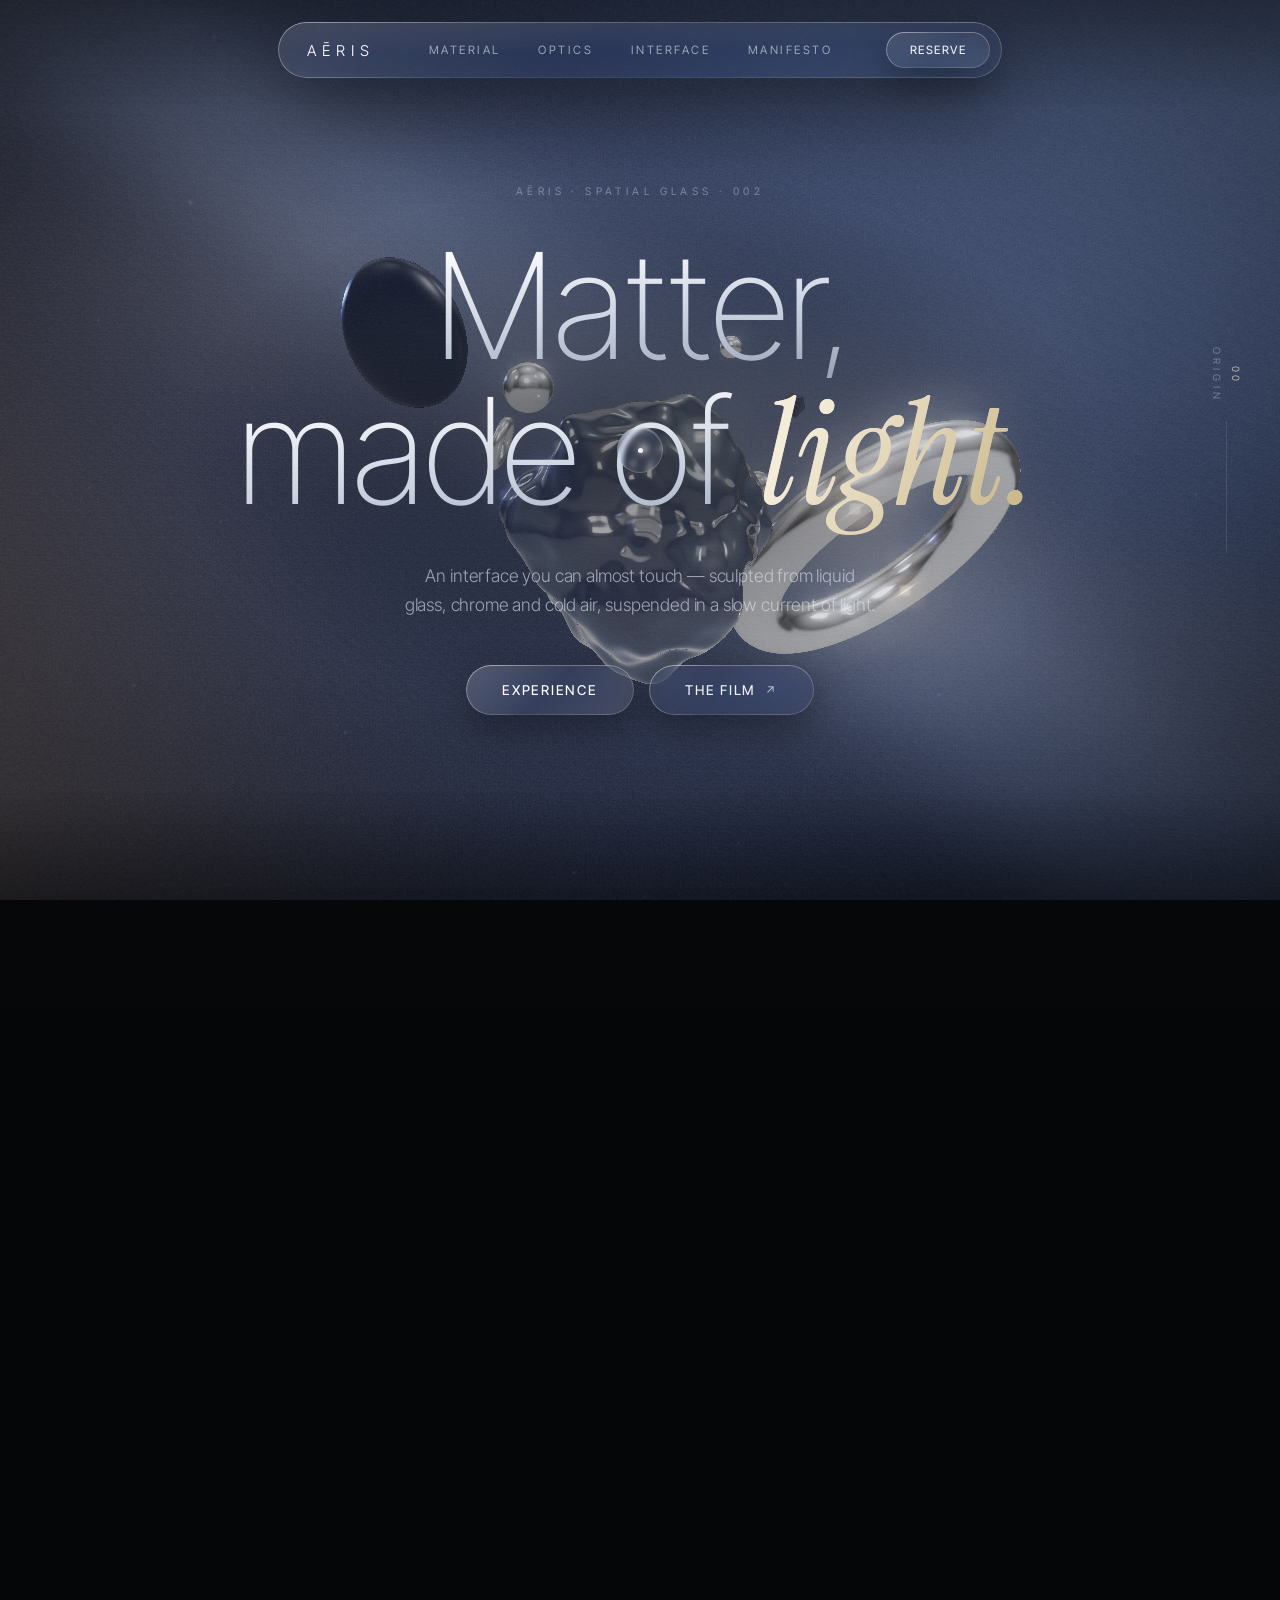
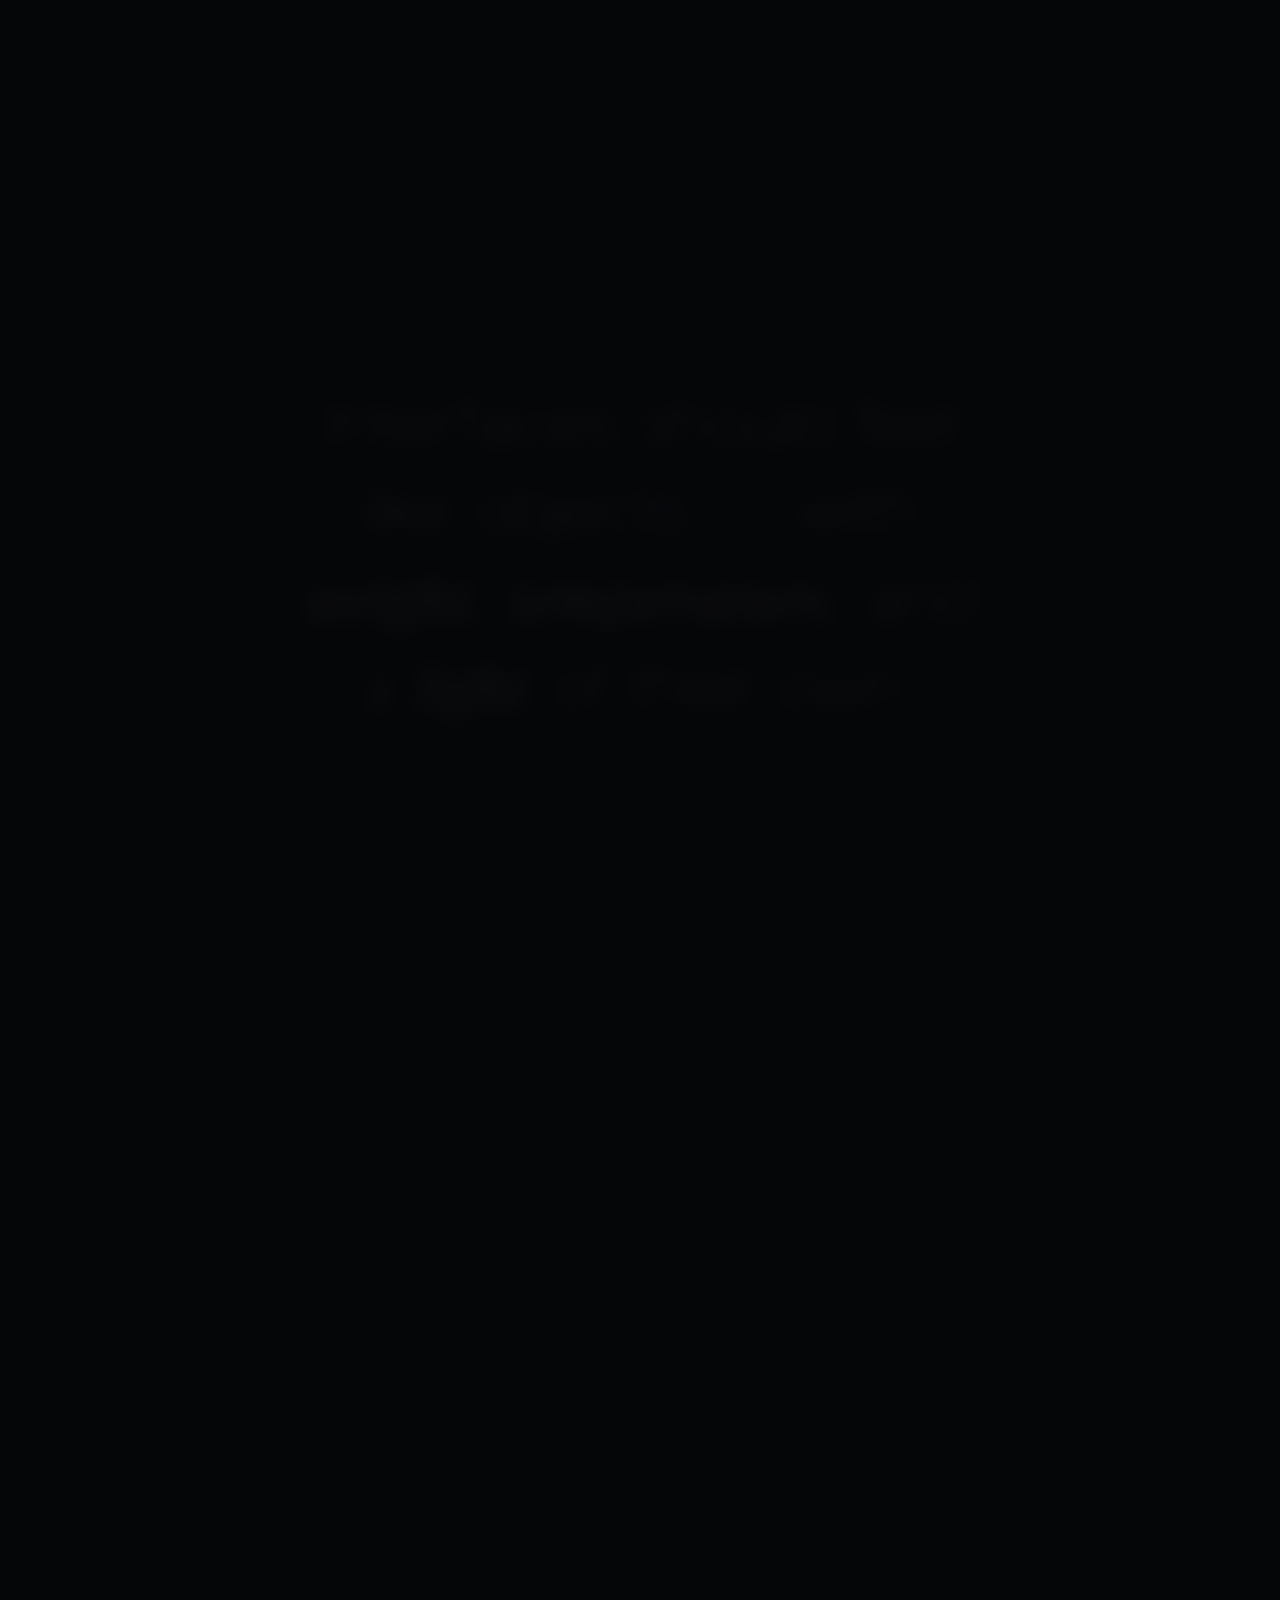
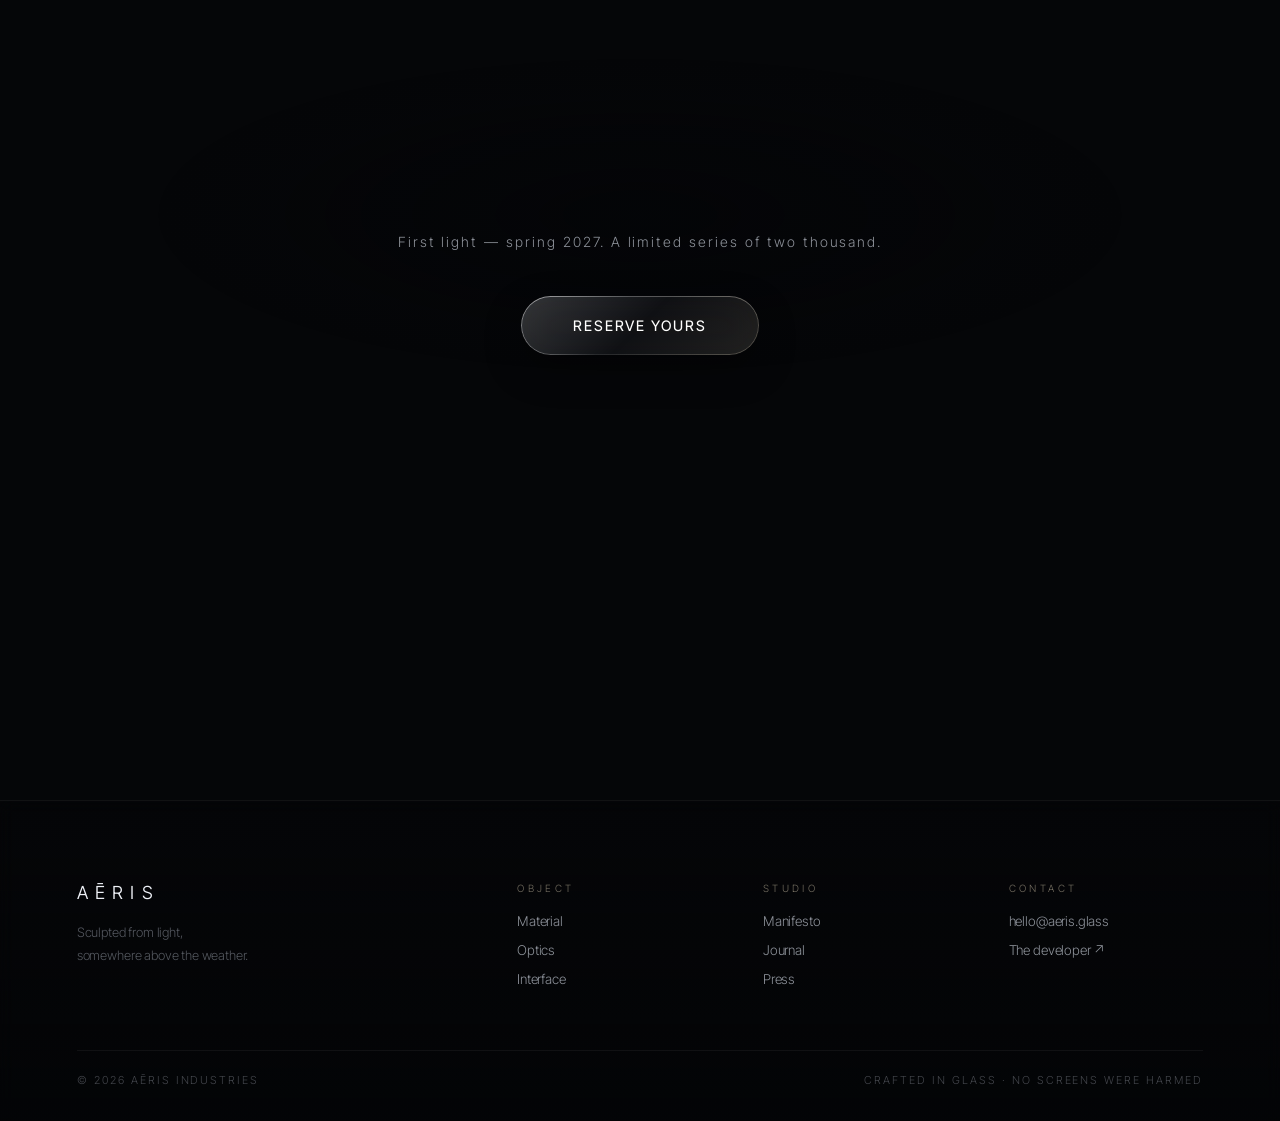
<file: index.html>
<!doctype html>
<html lang="en">
<head>
  <meta charset="utf-8" />
  <meta name="viewport" content="width=device-width, initial-scale=1, viewport-fit=cover" />
  <title>AĒRIS — Matter, made of light</title>
  <meta name="description" content="AĒRIS — a spatial interface sculpted from liquid glass. An immersive digital object you can almost touch." />
  <meta name="theme-color" content="#050608" />
  <meta property="og:title" content="AĒRIS — Matter, made of light" />
  <meta property="og:description" content="A spatial interface sculpted from liquid glass." />
  <link rel="icon" href="data:image/svg+xml,%3Csvg xmlns='http://www.w3.org/2000/svg' viewBox='0 0 64 64'%3E%3Cdefs%3E%3CradialGradient id='g' cx='35%25' cy='30%25' r='80%25'%3E%3Cstop offset='0%25' stop-color='%23e9eef7'/%3E%3Cstop offset='55%25' stop-color='%237d8aa5'/%3E%3Cstop offset='100%25' stop-color='%23151a26'/%3E%3C/radialGradient%3E%3C/defs%3E%3Ccircle cx='32' cy='32' r='28' fill='url(%23g)'/%3E%3C/svg%3E" />

  <link rel="preconnect" href="https://fonts.googleapis.com" />
  <link rel="preconnect" href="https://fonts.gstatic.com" crossorigin />
  <link href="https://fonts.googleapis.com/css2?family=Inter+Tight:ital,wght@0,100..800;1,100..800&family=Instrument+Serif:ital@0;1&display=swap" rel="stylesheet" />

  <link rel="stylesheet" href="css/style.css" />
  <noscript><style>#veil, #cursor { display: none !important; } #nav, #rail { opacity: 1 !important; transform: none !important; }</style></noscript>

  <script type="importmap">
    {
      "imports": {
        "three": "./vendor/three/build/three.module.js",
        "three/addons/": "./vendor/three/examples/jsm/"
      }
    }
  </script>
</head>
<body data-loading>

  <!-- ── Preloader veil ─────────────────────────────────────────── -->
  <div id="veil" aria-hidden="true">
    <div class="veil-center">
      <div class="veil-mark">AĒRIS</div>
      <div class="veil-sub">spatial&nbsp;glass</div>
    </div>
    <div class="veil-foot">
      <span class="veil-count"><span id="count">00</span></span>
      <span class="veil-bar"><span id="bar"></span></span>
      <span class="veil-note">composing&nbsp;light</span>
    </div>
  </div>

  <!-- ── Atmosphere overlays ────────────────────────────────────── -->
  <div id="grain" aria-hidden="true"></div>
  <div id="vignette" aria-hidden="true"></div>

  <!-- ── Custom cursor ──────────────────────────────────────────── -->
  <div id="cursor" aria-hidden="true">
    <div class="cursor-lens"></div>
    <div class="cursor-dot"></div>
  </div>

  <!-- ── 3D stage ───────────────────────────────────────────────── -->
  <canvas id="gl" aria-hidden="true"></canvas>

  <!-- ── Navigation ─────────────────────────────────────────────── -->
  <header id="nav">
    <div class="nav-pill glass">
      <a class="brand" href="#hero" data-scroll>AĒRIS</a>
      <nav class="nav-links" aria-label="Sections">
        <a href="#material" data-scroll>Material</a>
        <a href="#optics" data-scroll>Optics</a>
        <a href="#interface" data-scroll>Interface</a>
        <a href="#manifesto" data-scroll>Manifesto</a>
      </nav>
      <a class="btn btn--small" href="#finale" data-scroll data-magnetic><span>Reserve</span></a>
    </div>
  </header>

  <!-- ── Chapter rail ───────────────────────────────────────────── -->
  <aside id="rail" aria-hidden="true">
    <div class="rail-label">
      <span class="rail-idx" id="rail-idx">00</span>
      <span class="rail-name" id="rail-name">Origin</span>
    </div>
    <div class="rail-track"><span class="rail-fill" id="rail-fill"></span></div>
  </aside>

  <main id="page">

    <!-- ── Hero ─────────────────────────────────────────────────── -->
    <section class="sec sec--hero" id="hero" data-chapter="Origin" data-idx="00">
      <div class="hero-inner">
        <p class="eyebrow hero-eyebrow"><span class="eyebrow-line"></span>AĒRIS · spatial glass · 002</p>
        <h1 class="hero-title">
          <span class="line"><span class="line-inner">Matter,</span></span>
          <span class="line"><span class="line-inner">made of <em>light.</em></span></span>
        </h1>
        <p class="hero-sub">An interface you can almost touch — sculpted from liquid glass,
        chrome and cold air, suspended in a slow current of light.</p>
        <div class="hero-cta">
          <a class="btn btn--primary" href="#material" data-scroll data-magnetic><span>Experience</span></a>
          <a class="btn btn--ghost" href="#manifesto" data-scroll data-magnetic><span>The film <i>↗</i></span></a>
        </div>
      </div>
      <div class="scroll-hint" aria-hidden="true">
        <span class="scroll-hint-text">scroll</span>
        <span class="scroll-hint-line"><span></span></span>
      </div>
    </section>

    <!-- ── 01 · Material ────────────────────────────────────────── -->
    <section class="sec sec--chapter" id="material" data-chapter="Material" data-idx="01">
      <div class="panel glass" data-reveal>
        <p class="eyebrow"><span class="eyebrow-line"></span>01 · Material</p>
        <h2 class="panel-title" data-split>Liquid by <em>design.</em></h2>
        <p class="panel-body">Every surface begins as a simulation of molten glass — cooled,
        polished and suspended mid-flow. No seams. No pixels pretending.
        One continuous material that bends the world behind it.</p>
        <div class="stats">
          <div class="stat"><span class="stat-n">1.48</span><span class="stat-l">refractive index</span></div>
          <div class="stat"><span class="stat-n">120<i>hz</i></span><span class="stat-l">fluid resolve</span></div>
          <div class="stat"><span class="stat-n">0</span><span class="stat-l">seams, anywhere</span></div>
        </div>
      </div>
    </section>

    <!-- ── 02 · Optics ──────────────────────────────────────────── -->
    <section class="sec sec--chapter sec--right" id="optics" data-chapter="Optics" data-idx="02">
      <div class="panel glass" data-reveal>
        <p class="eyebrow"><span class="eyebrow-line"></span>02 · Optics</p>
        <h2 class="panel-title" data-split>Light, bent <em>to will.</em></h2>
        <p class="panel-body">A live dispersion engine splits every highlight into its
        spectrum. Caustics bloom and fade as you move — the way light behaves
        through crystal, not through a screen.</p>
        <p class="panel-note">Rendered in real time. Nothing here is a video.</p>
      </div>
    </section>

    <!-- ── 03 · Interface ───────────────────────────────────────── -->
    <section class="sec sec--cards" id="interface" data-chapter="Interface" data-idx="03">
      <div class="cards-head" data-reveal>
        <p class="eyebrow eyebrow--center"><span class="eyebrow-line"></span>03 · Interface</p>
        <h2 class="cards-title" data-split>Weightless, <em>yet present.</em></h2>
      </div>
      <div class="cards">
        <article class="card glass" data-reveal>
          <span class="card-index">i.</span>
          <h3 class="card-title">Depth is <em>hierarchy</em></h3>
          <p class="card-body">What matters floats closer. Everything else recedes
          into the fog — softly out of focus, never out of reach.</p>
          <span class="card-rule"></span>
          <span class="card-foot">parallax field · 6 layers</span>
        </article>
        <article class="card glass" data-reveal>
          <span class="card-index">ii.</span>
          <h3 class="card-title">Touch <em>refracts</em></h3>
          <p class="card-body">Press, and the surface yields like water. Ripples
          carry your intent across the glass, edge to edge.</p>
          <span class="card-rule"></span>
          <span class="card-foot">haptic optics · 4ms</span>
        </article>
        <article class="card glass" data-reveal>
          <span class="card-index">iii.</span>
          <h3 class="card-title">Surfaces that <em>listen</em></h3>
          <p class="card-body">Panels brighten toward your hand before you arrive.
          Anticipation, engineered into the material itself.</p>
          <span class="card-rule"></span>
          <span class="card-foot">proximity field · 40cm</span>
        </article>
      </div>
    </section>

    <!-- ── Manifesto ────────────────────────────────────────────── -->
    <section class="sec sec--manifesto" id="manifesto" data-chapter="Manifesto" data-idx="04">
      <p class="eyebrow eyebrow--center" data-reveal><span class="eyebrow-line"></span>Manifesto</p>
      <p class="manifesto" id="manifesto-line">Interfaces should feel like objects —
      with <em>weight,</em> <em>temperature,</em> and a <em>light</em> of their own.</p>
    </section>

    <!-- ── Finale ───────────────────────────────────────────────── -->
    <section class="sec sec--finale" id="finale" data-chapter="Reserve" data-idx="05">
      <div class="finale-inner">
        <h2 class="finale-title" data-split>Hold the <em>future.</em></h2>
        <p class="finale-sub">First light — spring 2027. A limited series of two thousand.</p>
        <a class="btn btn--primary btn--large" href="#" data-magnetic><span>Reserve yours</span></a>
      </div>
    </section>

    <!-- ── Footer ───────────────────────────────────────────────── -->
    <footer id="footer">
      <div class="footer-inner">
        <div class="footer-brand">
          <span class="brand">AĒRIS</span>
          <p>Sculpted from light,<br/>somewhere above the weather.</p>
        </div>
        <div class="footer-col">
          <span class="footer-h">Object</span>
          <a href="#material" data-scroll>Material</a>
          <a href="#optics" data-scroll>Optics</a>
          <a href="#interface" data-scroll>Interface</a>
        </div>
        <div class="footer-col">
          <span class="footer-h">Studio</span>
          <a href="#manifesto" data-scroll>Manifesto</a>
          <a href="#">Journal</a>
          <a href="#">Press</a>
        </div>
        <div class="footer-col">
          <span class="footer-h">Contact</span>
          <a href="mailto:hello@aeris.glass">hello@aeris.glass</a>
          <a href="dev/">The developer ↗</a>
        </div>
      </div>
      <div class="footer-base">
        <span>© 2026 AĒRIS Industries</span>
        <span>Crafted in glass · no screens were harmed</span>
      </div>
    </footer>

  </main>

  <script src="vendor/gsap/gsap.min.js"></script>
  <script src="vendor/gsap/ScrollTrigger.min.js"></script>
  <script src="vendor/lenis/lenis.min.js"></script>
  <script type="module" src="js/main.js"></script>
</body>
</html>
</file>
<file: css/style.css>
/* ════════════════════════════════════════════════════════════════
   AĒRIS — liquid glass design system
   ════════════════════════════════════════════════════════════════ */

:root {
  --bg: #050608;
  --ink: #eef1f7;
  --ink-dim: rgba(225, 231, 242, 0.62);
  --ink-faint: rgba(214, 222, 236, 0.38);
  --champagne: #e9dcc0;
  --glass-hi: rgba(255, 255, 255, 0.085);
  --glass-lo: rgba(255, 255, 255, 0.018);
  --radius-l: 30px;
  --radius-m: 22px;
  --font-sans: "Inter Tight", -apple-system, BlinkMacSystemFont, "SF Pro Display", "Segoe UI", sans-serif;
  --font-serif: "Instrument Serif", Didot, "Playfair Display", Georgia, serif;
  --ease-out: cubic-bezier(0.22, 1, 0.36, 1);
}

* { margin: 0; padding: 0; box-sizing: border-box; }

html { scrollbar-width: thin; scrollbar-color: rgba(255,255,255,0.18) transparent; }

html.lenis, html.lenis body { height: auto; }
.lenis.lenis-smooth { scroll-behavior: auto !important; }

body {
  background: var(--bg);
  color: var(--ink);
  font-family: var(--font-sans);
  font-weight: 300;
  letter-spacing: -0.01em;
  -webkit-font-smoothing: antialiased;
  text-rendering: optimizeLegibility;
  overflow-x: clip;
  min-height: 100vh;
}

body[data-loading] { overflow: hidden; }

::selection { background: rgba(233, 220, 192, 0.22); color: #fff; }

::-webkit-scrollbar { width: 5px; }
::-webkit-scrollbar-track { background: transparent; }
::-webkit-scrollbar-thumb { background: rgba(255,255,255,0.16); border-radius: 99px; }
::-webkit-scrollbar-thumb:hover { background: rgba(255,255,255,0.3); }

a { color: inherit; text-decoration: none; }

:focus-visible {
  outline: 1px solid rgba(233, 220, 192, 0.7);
  outline-offset: 4px;
  border-radius: 4px;
}

em {
  font-family: var(--font-serif);
  font-style: italic;
  font-weight: 400;
  letter-spacing: 0;
  color: var(--champagne);
}

/* ── Fine-pointer cursor handling ─────────────────────────────── */
@media (hover: hover) and (pointer: fine) {
  body.cursor-on, body.cursor-on a, body.cursor-on button { cursor: none; }
}

/* ════════════════════════════════════════════════════════════════
   3D stage + atmosphere overlays
   ════════════════════════════════════════════════════════════════ */

#gl {
  position: fixed;
  inset: 0;
  width: 100%;
  height: 100%;
  display: block;
  z-index: 0;
}

body.no-webgl #gl { display: none; }
body.no-webgl {
  background:
    radial-gradient(120% 90% at 70% 10%, #11151f 0%, transparent 60%),
    radial-gradient(100% 80% at 15% 85%, #0c1018 0%, transparent 55%),
    var(--bg);
}

#grain {
  position: fixed;
  inset: -110px;
  z-index: 70;
  pointer-events: none;
  opacity: 0.05;
  mix-blend-mode: overlay;
  background-image: url("data:image/svg+xml,%3Csvg xmlns='http://www.w3.org/2000/svg' width='240' height='240'%3E%3Cfilter id='n'%3E%3CfeTurbulence type='fractalNoise' baseFrequency='0.85' numOctaves='2' stitchTiles='stitch'/%3E%3C/filter%3E%3Crect width='100%25' height='100%25' filter='url(%23n)'/%3E%3C/svg%3E");
  animation: grain-shift 0.9s steps(3) infinite;
}

@keyframes grain-shift {
  0% { transform: translate(0, 0); }
  33% { transform: translate(-38px, 22px); }
  66% { transform: translate(26px, -30px); }
  100% { transform: translate(0, 0); }
}

#vignette {
  position: fixed;
  inset: 0;
  z-index: 69;
  pointer-events: none;
  background:
    radial-gradient(130% 100% at 50% 50%, transparent 55%, rgba(2, 3, 5, 0.42) 100%),
    linear-gradient(to bottom, rgba(2, 3, 5, 0.35), transparent 12%, transparent 88%, rgba(2, 3, 5, 0.4));
}

/* ════════════════════════════════════════════════════════════════
   Preloader veil
   ════════════════════════════════════════════════════════════════ */

#veil {
  position: fixed;
  inset: 0;
  z-index: 200;
  background: #030406;
  display: flex;
  align-items: center;
  justify-content: center;
}

.veil-center { text-align: center; }

.veil-mark {
  font-size: clamp(34px, 5vw, 58px);
  font-weight: 200;
  letter-spacing: 0.42em;
  text-indent: 0.42em;
  background: linear-gradient(100deg, #5d6675 0%, #f4f7fc 28%, #828c9e 52%, #f0e8d4 74%, #5d6675 100%);
  background-size: 220% 100%;
  -webkit-background-clip: text;
  background-clip: text;
  color: transparent;
  animation: veil-shimmer 2.4s linear infinite;
}

@keyframes veil-shimmer {
  from { background-position: 0% 0; }
  to { background-position: -220% 0; }
}

.veil-sub {
  margin-top: 18px;
  font-size: 10px;
  font-weight: 400;
  letter-spacing: 0.55em;
  text-indent: 0.55em;
  text-transform: uppercase;
  color: var(--ink-faint);
}

.veil-foot {
  position: absolute;
  left: clamp(24px, 5vw, 64px);
  right: clamp(24px, 5vw, 64px);
  bottom: clamp(26px, 5vh, 52px);
  display: flex;
  align-items: center;
  gap: 22px;
}

.veil-count {
  font-size: 12px;
  font-weight: 300;
  letter-spacing: 0.18em;
  color: var(--ink-dim);
  font-variant-numeric: tabular-nums;
  min-width: 3.5ch;
}

.veil-bar {
  flex: 1;
  height: 1px;
  background: rgba(255, 255, 255, 0.08);
  position: relative;
  overflow: hidden;
}

.veil-bar span {
  position: absolute;
  inset: 0;
  transform-origin: left center;
  transform: scaleX(0);
  background: linear-gradient(90deg, rgba(233,220,192,0.2), rgba(244,247,252,0.9));
}

.veil-note {
  font-size: 10px;
  letter-spacing: 0.4em;
  text-transform: uppercase;
  color: var(--ink-faint);
}

/* ════════════════════════════════════════════════════════════════
   Custom cursor — glass lens
   ════════════════════════════════════════════════════════════════ */

#cursor {
  position: fixed;
  inset: 0;
  z-index: 150;
  pointer-events: none;
  opacity: 0;
  transition: opacity 0.5s ease;
}

body.cursor-on #cursor { opacity: 1; }

.cursor-dot {
  position: absolute;
  top: 0; left: 0;
  width: 5px; height: 5px;
  margin: -2.5px 0 0 -2.5px;
  border-radius: 50%;
  background: #f2f5fa;
  box-shadow: 0 0 10px rgba(244, 247, 252, 0.65);
}

.cursor-lens {
  position: absolute;
  top: 0; left: 0;
  width: 46px; height: 46px;
  margin: -23px 0 0 -23px;
  border-radius: 50%;
  border: 1px solid rgba(255, 255, 255, 0.22);
  background: radial-gradient(circle at 32% 28%, rgba(255,255,255,0.12), rgba(255,255,255,0.015) 55%);
  backdrop-filter: blur(2.5px) saturate(1.5) brightness(1.06);
  -webkit-backdrop-filter: blur(2.5px) saturate(1.5) brightness(1.06);
  box-shadow:
    inset 0 1px 1px rgba(255,255,255,0.25),
    inset 0 -6px 14px rgba(255,255,255,0.05);
  transition: width 0.45s var(--ease-out), height 0.45s var(--ease-out),
              margin 0.45s var(--ease-out), border-color 0.45s ease;
}

#cursor.is-link .cursor-lens {
  width: 78px; height: 78px;
  margin: -39px 0 0 -39px;
  border-color: rgba(233, 220, 192, 0.5);
}

/* ════════════════════════════════════════════════════════════════
   Glass primitives
   ════════════════════════════════════════════════════════════════ */

.glass {
  position: relative;
  isolation: isolate;
  background:
    radial-gradient(160% 120% at var(--mx, 30%) var(--my, 0%), rgba(255,255,255,0.075) 0%, transparent 46%),
    linear-gradient(135deg, var(--glass-hi) 0%, var(--glass-lo) 42%, rgba(255,255,255,0.045) 100%);
  backdrop-filter: blur(26px) saturate(1.65) brightness(1.04);
  -webkit-backdrop-filter: blur(26px) saturate(1.65) brightness(1.04);
  border-radius: var(--radius-l);
  box-shadow:
    inset 0 1px 0 rgba(255, 255, 255, 0.16),
    inset 0 -1px 0 rgba(255, 255, 255, 0.035),
    0 30px 80px rgba(0, 0, 0, 0.5);
}

/* hairline gradient border */
.glass::before {
  content: "";
  position: absolute;
  inset: 0;
  border-radius: inherit;
  padding: 1px;
  background: linear-gradient(
    135deg,
    rgba(255, 255, 255, 0.38) 0%,
    rgba(255, 255, 255, 0.07) 26%,
    rgba(255, 255, 255, 0.02) 55%,
    rgba(233, 220, 192, 0.16) 82%,
    rgba(255, 255, 255, 0.22) 100%
  );
  -webkit-mask: linear-gradient(#000 0 0) content-box, linear-gradient(#000 0 0);
  -webkit-mask-composite: xor;
  mask: linear-gradient(#000 0 0) content-box, linear-gradient(#000 0 0);
  mask-composite: exclude;
  pointer-events: none;
}

/* cursor-tracked specular highlight */
.glass::after {
  content: "";
  position: absolute;
  inset: 0;
  border-radius: inherit;
  background: radial-gradient(
    230px circle at var(--mx, 50%) var(--my, 50%),
    rgba(255, 255, 255, 0.1),
    rgba(233, 220, 192, 0.035) 42%,
    transparent 68%
  );
  opacity: 0;
  transition: opacity 0.5s ease;
  pointer-events: none;
}

.glass:hover::after { opacity: 1; }

/* ════════════════════════════════════════════════════════════════
   Buttons — liquid pills
   ════════════════════════════════════════════════════════════════ */

.btn {
  position: relative;
  display: inline-flex;
  align-items: center;
  justify-content: center;
  padding: 17px 36px;
  border-radius: 99px;
  font-size: 13.5px;
  font-weight: 450;
  letter-spacing: 0.13em;
  text-transform: uppercase;
  color: var(--ink);
  background: linear-gradient(135deg, rgba(255,255,255,0.1), rgba(255,255,255,0.025) 55%, rgba(255,255,255,0.06));
  backdrop-filter: blur(18px) saturate(1.5);
  -webkit-backdrop-filter: blur(18px) saturate(1.5);
  box-shadow:
    inset 0 1px 0 rgba(255,255,255,0.22),
    inset 0 -1px 0 rgba(255,255,255,0.04),
    0 14px 36px rgba(0,0,0,0.35);
  overflow: hidden;
  transition: box-shadow 0.5s ease, color 0.4s ease;
  will-change: transform;
}

.btn::before {
  content: "";
  position: absolute;
  inset: 0;
  border-radius: inherit;
  padding: 1px;
  background: linear-gradient(120deg, rgba(255,255,255,0.45), rgba(255,255,255,0.06) 40%, rgba(233,220,192,0.25));
  -webkit-mask: linear-gradient(#000 0 0) content-box, linear-gradient(#000 0 0);
  -webkit-mask-composite: xor;
  mask: linear-gradient(#000 0 0) content-box, linear-gradient(#000 0 0);
  mask-composite: exclude;
  pointer-events: none;
}

/* liquid sheen sweep */
.btn::after {
  content: "";
  position: absolute;
  top: -40%;
  bottom: -40%;
  left: -70%;
  width: 55%;
  transform: skewX(-22deg) translateX(0);
  background: linear-gradient(90deg, transparent, rgba(255,255,255,0.16), rgba(233,220,192,0.1), transparent);
  filter: blur(4px);
  transition: transform 0.9s var(--ease-out);
  pointer-events: none;
}

.btn:hover::after { transform: skewX(-22deg) translateX(320%); }

.btn:hover {
  box-shadow:
    inset 0 1px 0 rgba(255,255,255,0.3),
    inset 0 0 24px rgba(255,255,255,0.05),
    0 18px 48px rgba(0,0,0,0.45),
    0 0 0 1px rgba(255,255,255,0.04);
}

.btn span { position: relative; z-index: 1; display: inline-flex; align-items: center; gap: 9px; }
.btn i { font-style: normal; font-size: 12px; opacity: 0.7; }

.btn--primary {
  background: linear-gradient(135deg, rgba(244,247,252,0.2), rgba(255,255,255,0.05) 50%, rgba(233,220,192,0.13));
  color: #fff;
}

.btn--ghost { background: linear-gradient(135deg, rgba(255,255,255,0.05), rgba(255,255,255,0.012)); }

.btn--small { padding: 11px 24px; font-size: 11.5px; }

.btn--large { padding: 21px 52px; font-size: 14.5px; }

/* ════════════════════════════════════════════════════════════════
   Navigation
   ════════════════════════════════════════════════════════════════ */

#nav {
  position: fixed;
  top: 0;
  left: 0;
  right: 0;
  z-index: 100;
  display: flex;
  justify-content: center;
  padding: 22px clamp(16px, 4vw, 48px) 0;
  opacity: 0;
  transform: translateY(-24px);
}

.nav-pill {
  display: flex;
  align-items: center;
  gap: clamp(20px, 4vw, 56px);
  padding: 10px 12px 10px 28px;
  border-radius: 99px;
  transition: background 0.6s ease;
}

.brand {
  font-size: 15px;
  font-weight: 350;
  letter-spacing: 0.4em;
  text-indent: 0.1em;
  white-space: nowrap;
}

.nav-links {
  display: flex;
  gap: clamp(14px, 2.6vw, 36px);
}

.nav-links a {
  position: relative;
  font-size: 11.5px;
  font-weight: 400;
  letter-spacing: 0.22em;
  text-transform: uppercase;
  color: var(--ink-dim);
  padding: 8px 2px;
  transition: color 0.35s ease;
}

.nav-links a::after {
  content: "";
  position: absolute;
  left: 0;
  right: 100%;
  bottom: 2px;
  height: 1px;
  background: linear-gradient(90deg, var(--champagne), transparent);
  transition: right 0.5s var(--ease-out);
}

.nav-links a:hover { color: var(--ink); }
.nav-links a:hover::after { right: 0; }

/* ════════════════════════════════════════════════════════════════
   Chapter rail
   ════════════════════════════════════════════════════════════════ */

#rail {
  position: fixed;
  right: clamp(18px, 3vw, 44px);
  top: 50%;
  transform: translateY(-50%);
  z-index: 90;
  display: flex;
  flex-direction: column;
  align-items: center;
  gap: 18px;
  opacity: 0;
}

.rail-label {
  display: flex;
  flex-direction: column;
  align-items: center;
  gap: 7px;
  writing-mode: vertical-rl;
}

.rail-idx {
  font-size: 10px;
  letter-spacing: 0.3em;
  color: var(--champagne);
  font-variant-numeric: tabular-nums;
}

.rail-name {
  font-size: 10px;
  font-weight: 400;
  letter-spacing: 0.42em;
  text-transform: uppercase;
  color: var(--ink-faint);
  transition: opacity 0.4s ease;
}

.rail-track {
  width: 1px;
  height: 132px;
  background: rgba(255, 255, 255, 0.1);
  position: relative;
  overflow: hidden;
}

.rail-fill {
  position: absolute;
  inset: 0;
  transform-origin: top center;
  transform: scaleY(0);
  background: linear-gradient(to bottom, rgba(244,247,252,0.85), rgba(233,220,192,0.5));
}

/* ════════════════════════════════════════════════════════════════
   Layout / sections
   ════════════════════════════════════════════════════════════════ */

#page { position: relative; z-index: 10; }

.sec {
  position: relative;
  min-height: 100vh;
  display: flex;
  align-items: center;
  padding: 0 clamp(22px, 6vw, 96px);
}

.eyebrow {
  display: flex;
  align-items: center;
  gap: 14px;
  font-size: 10.5px;
  font-weight: 450;
  letter-spacing: 0.42em;
  text-transform: uppercase;
  color: var(--ink-faint);
}

.eyebrow-line {
  display: inline-block;
  width: 44px;
  height: 1px;
  background: linear-gradient(90deg, rgba(233,220,192,0.65), transparent);
  transform-origin: left center;
}

.eyebrow--center { justify-content: center; }
.eyebrow--center .eyebrow-line { display: none; }

/* split-word reveal scaffolding */
.w {
  display: inline-block;
  overflow: hidden;
  padding-bottom: 0.12em;
  margin-bottom: -0.12em;
  vertical-align: bottom;
}

.w--free { overflow: visible; }

.wi { display: inline-block; will-change: transform; }

/* split-line reveal scaffolding */
.line {
  display: block;
  overflow: hidden;
  padding-bottom: 0.08em;
  margin-bottom: -0.08em;
}

.line-inner {
  display: inline-block;
  will-change: transform;
}

/* ── Hero ─────────────────────────────────────────────────────── */

.sec--hero {
  min-height: 100svh;
  justify-content: center;
  text-align: center;
}

.hero-inner {
  position: relative;
  display: flex;
  flex-direction: column;
  align-items: center;
  max-width: 1100px;
}

/* breathing-room shadow so type stays legible over the glass */
.hero-inner::before {
  content: "";
  position: absolute;
  inset: -16% -22%;
  background: radial-gradient(closest-side, rgba(3, 4, 7, 0.5), transparent 78%);
  z-index: -1;
  pointer-events: none;
}

.hero-eyebrow { margin-bottom: clamp(26px, 4vh, 44px); }
.hero-eyebrow .eyebrow-line { display: none; }

.hero-title {
  font-size: clamp(58px, 11.5vw, 176px);
  font-weight: 180;
  line-height: 0.98;
  letter-spacing: -0.045em;
  background: linear-gradient(175deg, #ffffff 8%, #ccd4e2 55%, #79839a 110%);
  -webkit-background-clip: text;
  background-clip: text;
  color: transparent;
  text-wrap: balance;
}

.hero-title em {
  background: linear-gradient(120deg, #f4ecd8 20%, #cdb98a 85%);
  -webkit-background-clip: text;
  background-clip: text;
  color: transparent;
  padding-right: 0.06em;
}

/* background-clip:text breaks on ancestors of transformed children —
   paint the gradient on the moving spans themselves */
.hero-title .line-inner,
.finale-title .wi {
  background: linear-gradient(175deg, #ffffff 8%, #ccd4e2 55%, #8a94aa 110%);
  -webkit-background-clip: text;
  background-clip: text;
  color: transparent;
}

.hero-sub {
  margin-top: clamp(26px, 4vh, 42px);
  max-width: 520px;
  font-size: clamp(15px, 1.6vw, 17.5px);
  font-weight: 300;
  line-height: 1.65;
  color: var(--ink-dim);
  text-wrap: balance;
}

.hero-cta {
  margin-top: clamp(34px, 5vh, 54px);
  display: flex;
  gap: 16px;
  flex-wrap: wrap;
  justify-content: center;
}

.scroll-hint {
  position: absolute;
  bottom: 34px;
  left: 50%;
  transform: translateX(-50%);
  display: flex;
  flex-direction: column;
  align-items: center;
  gap: 12px;
}

.scroll-hint-text {
  font-size: 9.5px;
  letter-spacing: 0.5em;
  text-indent: 0.5em;
  text-transform: uppercase;
  color: var(--ink-faint);
}

.scroll-hint-line {
  width: 1px;
  height: 56px;
  background: rgba(255, 255, 255, 0.1);
  position: relative;
  overflow: hidden;
}

.scroll-hint-line span {
  position: absolute;
  top: -40%;
  left: 0;
  width: 100%;
  height: 40%;
  background: linear-gradient(to bottom, transparent, #f4f7fc);
  animation: hint-fall 2.2s cubic-bezier(0.65, 0, 0.35, 1) infinite;
}

@keyframes hint-fall {
  0% { top: -40%; }
  60%, 100% { top: 110%; }
}

/* ── Chapter panels ───────────────────────────────────────────── */

.sec--chapter { min-height: 130vh; }

.sec--right { justify-content: flex-end; }

.panel {
  width: min(560px, 100%);
  padding: clamp(36px, 4.5vw, 60px);
  background-color: rgba(7, 9, 14, 0.3);
}

.panel-title {
  margin-top: 26px;
  font-size: clamp(38px, 4.6vw, 64px);
  font-weight: 200;
  line-height: 1.04;
  letter-spacing: -0.03em;
}

.panel-body {
  margin-top: 22px;
  font-size: 15.5px;
  line-height: 1.75;
  color: var(--ink-dim);
  max-width: 44ch;
}

.panel-note {
  margin-top: 18px;
  font-size: 11px;
  letter-spacing: 0.26em;
  text-transform: uppercase;
  color: rgba(233, 220, 192, 0.55);
}

.stats {
  display: flex;
  gap: clamp(22px, 3.5vw, 44px);
  margin-top: 38px;
  padding-top: 28px;
  border-top: 1px solid rgba(255, 255, 255, 0.07);
}

.stat { display: flex; flex-direction: column; gap: 7px; }

.stat-n {
  font-size: clamp(26px, 2.8vw, 36px);
  font-weight: 200;
  letter-spacing: -0.02em;
  color: var(--ink);
  font-variant-numeric: tabular-nums;
}

.stat-n i {
  font-style: normal;
  font-size: 0.5em;
  color: var(--ink-faint);
  margin-left: 3px;
  letter-spacing: 0.1em;
}

.stat-l {
  font-size: 10px;
  letter-spacing: 0.3em;
  text-transform: uppercase;
  color: var(--ink-faint);
}

/* ── Cards ────────────────────────────────────────────────────── */

.sec--cards {
  min-height: 150vh;
  flex-direction: column;
  justify-content: center;
  gap: clamp(44px, 7vh, 84px);
  padding-top: 12vh;
  padding-bottom: 12vh;
}

.cards-head { text-align: center; }

.cards-title {
  margin-top: 20px;
  font-size: clamp(40px, 6vw, 84px);
  font-weight: 190;
  letter-spacing: -0.035em;
  line-height: 1.02;
}

.cards {
  display: grid;
  grid-template-columns: repeat(3, minmax(0, 1fr));
  gap: clamp(16px, 2vw, 26px);
  width: min(1240px, 100%);
}

.card {
  padding: clamp(28px, 2.6vw, 42px);
  border-radius: var(--radius-m);
  background-color: rgba(7, 9, 14, 0.34);
  display: flex;
  flex-direction: column;
  min-height: 330px;
  transition: transform 0.7s var(--ease-out);
  transform-style: preserve-3d;
  will-change: transform;
}

.card-index {
  font-family: var(--font-serif);
  font-style: italic;
  font-size: 30px;
  color: rgba(233, 220, 192, 0.5);
  margin-bottom: 26px;
}

.card-title {
  font-size: clamp(22px, 2vw, 27px);
  font-weight: 300;
  letter-spacing: -0.02em;
  line-height: 1.15;
}

.card-body {
  margin-top: 15px;
  font-size: 14px;
  line-height: 1.7;
  color: var(--ink-dim);
  flex: 1;
}

.card-rule {
  height: 1px;
  margin-top: 26px;
  background: linear-gradient(90deg, rgba(255,255,255,0.14), transparent 70%);
}

.card-foot {
  margin-top: 14px;
  font-size: 9.5px;
  letter-spacing: 0.32em;
  text-transform: uppercase;
  color: var(--ink-faint);
}

/* ── Manifesto ────────────────────────────────────────────────── */

.sec--manifesto {
  min-height: 160vh;
  flex-direction: column;
  justify-content: center;
  gap: 44px;
  text-align: center;
}

.manifesto {
  max-width: 17ch;
  font-size: clamp(34px, 5.6vw, 76px);
  font-weight: 200;
  line-height: 1.22;
  letter-spacing: -0.03em;
  text-wrap: balance;
}

.manifesto .w {
  display: inline-block;
  will-change: opacity, filter, transform;
}

/* ── Finale ───────────────────────────────────────────────────── */

.sec--finale {
  min-height: 130vh;
  justify-content: center;
  text-align: center;
}

.finale-inner {
  position: relative;
  display: flex;
  flex-direction: column;
  align-items: center;
}

.finale-inner::before {
  content: "";
  position: absolute;
  inset: -22% -28%;
  background: radial-gradient(closest-side, rgba(3, 4, 7, 0.48), transparent 78%);
  z-index: -1;
  pointer-events: none;
}

.finale-title {
  font-size: clamp(54px, 10vw, 152px);
  font-weight: 180;
  letter-spacing: -0.045em;
  line-height: 1;
  background: linear-gradient(175deg, #ffffff 5%, #c7cfde 60%, #6e7890 115%);
  -webkit-background-clip: text;
  background-clip: text;
  color: transparent;
}

.finale-title em {
  background: linear-gradient(120deg, #f4ecd8 20%, #cdb98a 85%);
  -webkit-background-clip: text;
  background-clip: text;
  color: transparent;
  padding-right: 0.06em;
}

.finale-sub {
  margin-top: 26px;
  font-size: 14px;
  letter-spacing: 0.14em;
  color: var(--ink-dim);
}

.finale-inner .btn { margin-top: 46px; }

/* ── Footer ───────────────────────────────────────────────────── */

#footer {
  position: relative;
  z-index: 10;
  padding: clamp(56px, 9vh, 110px) clamp(22px, 6vw, 96px) 34px;
  border-top: 1px solid rgba(255, 255, 255, 0.055);
  background: linear-gradient(to bottom, rgba(4, 5, 8, 0), rgba(3, 4, 6, 0.72));
  backdrop-filter: blur(8px);
  -webkit-backdrop-filter: blur(8px);
}

.footer-inner {
  display: grid;
  grid-template-columns: 2fr 1fr 1fr 1fr;
  gap: clamp(28px, 4vw, 56px);
  max-width: 1240px;
  margin: 0 auto;
}

.footer-brand .brand { font-size: 18px; }

.footer-brand p {
  margin-top: 18px;
  font-size: 13px;
  line-height: 1.75;
  color: var(--ink-faint);
}

.footer-col { display: flex; flex-direction: column; gap: 13px; }

.footer-h {
  font-size: 10px;
  letter-spacing: 0.34em;
  text-transform: uppercase;
  color: rgba(233, 220, 192, 0.5);
  margin-bottom: 6px;
}

.footer-col a {
  font-size: 13.5px;
  color: var(--ink-dim);
  width: fit-content;
  transition: color 0.3s ease, transform 0.45s var(--ease-out);
}

.footer-col a:hover { color: var(--ink); transform: translateX(5px); }

.footer-base {
  display: flex;
  justify-content: space-between;
  gap: 18px;
  flex-wrap: wrap;
  max-width: 1240px;
  margin: clamp(44px, 7vh, 80px) auto 0;
  padding-top: 22px;
  border-top: 1px solid rgba(255, 255, 255, 0.05);
  font-size: 11px;
  letter-spacing: 0.18em;
  text-transform: uppercase;
  color: rgba(214, 222, 236, 0.3);
}

/* ════════════════════════════════════════════════════════════════
   Responsive
   ════════════════════════════════════════════════════════════════ */

@media (max-width: 1080px) {
  .cards { grid-template-columns: repeat(2, 1fr); }
  #rail { display: none; }
}

@media (max-width: 760px) {
  .nav-links { display: none; }
  .nav-pill { gap: 20px; padding: 9px 10px 9px 22px; }
  .cards { grid-template-columns: 1fr; }
  .card { min-height: 0; }
  .sec--chapter { min-height: 110vh; }
  .sec--right { justify-content: center; }
  .footer-inner { grid-template-columns: 1fr 1fr; }
  .footer-brand { grid-column: 1 / -1; }
  .stats { flex-wrap: wrap; }
  .scroll-hint { display: none; }
}

/* ════════════════════════════════════════════════════════════════
   Reduced motion
   ════════════════════════════════════════════════════════════════ */

@media (prefers-reduced-motion: reduce) {
  #grain, .scroll-hint-line span, .veil-mark { animation: none; }
  *, *::before, *::after { transition-duration: 0.01ms !important; }
}
</file>
